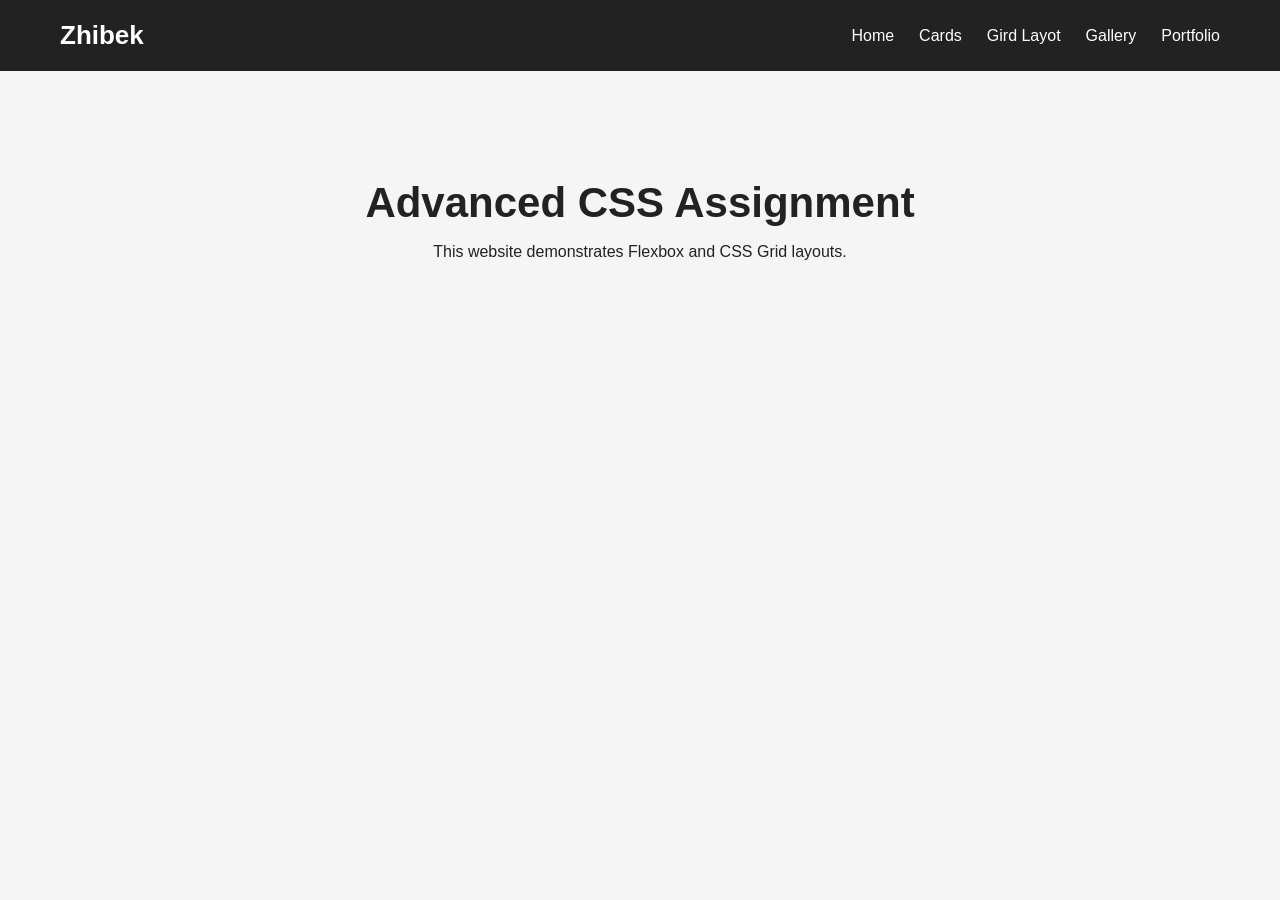
<file: index.html>
<!DOCTYPE html>
<html lang="en">
<head>
    <meta charset="UTF-8">
    <meta name="viewport" content="width=device-width, initial-scale=1.0">
    <title>Document</title>
    <link rel="stylesheet" href="styles.css">
</head>
<body>
    <header class="navbar">
        <div class="logo">Zhibek</div>

        <nav class="nav-links">
            <a href="index.html">Home</a>
            <a href="cards.html">Cards</a>
            <a href="layot.html">Gird Layot</a>
            <a href="gallery.html">Gallery</a>
            <a href="portfolio.html">Portfolio</a>
        </nav>
    </header>

    <main class="home">
        <h1>Advanced CSS Assignment</h1>
        <p>This website demonstrates Flexbox and CSS Grid layouts.</p>
    </main>
</body>
</html>
</file>
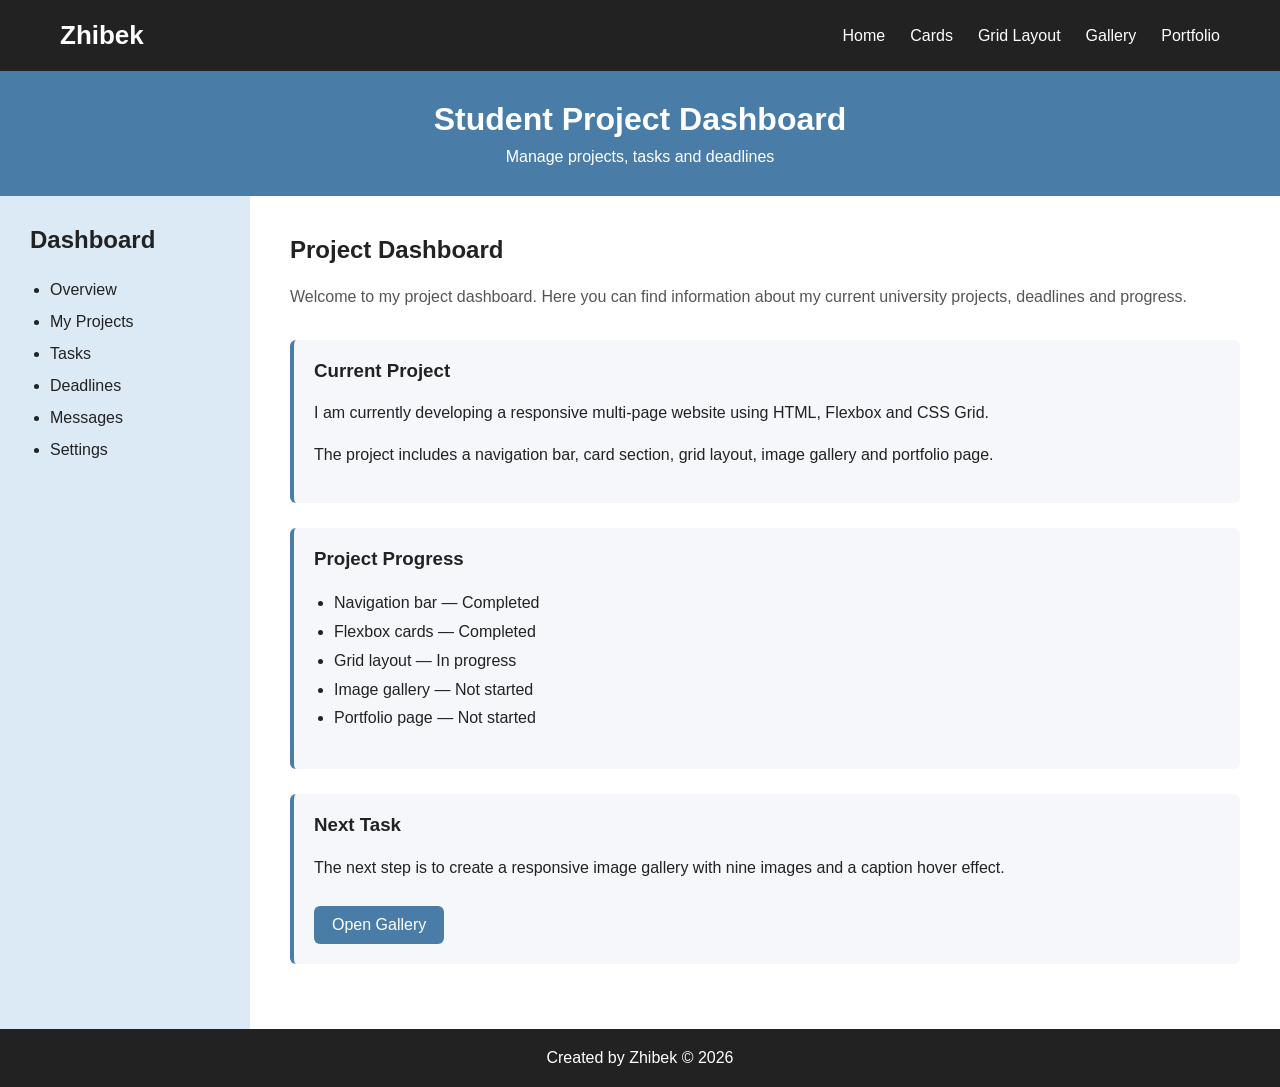
<file: layout.html>
<!DOCTYPE html>
<html lang="en">
<head>
    <meta charset="UTF-8">
    <meta name="viewport" content="width=device-width, initial-scale=1.0">

    <title>Project Dashboard</title>

    <link rel="stylesheet" href="styles.css">
</head>

<body>
    <header class="navbar">
        <div class="logo">Zhibek</div>

        <nav class="nav-links">
            <a href="index.html">Home</a>
            <a href="cards.html">Cards</a>
            <a href="layout.html">Grid Layout</a>
            <a href="gallery.html">Gallery</a>
            <a href="portfolio.html">Portfolio</a>
        </nav>
    </header>

    <div class="grid-layout">

   
        <header class="grid-header">
            <h1>Student Project Dashboard</h1>
            <p>Manage projects, tasks and deadlines</p>
        </header>

        <aside class="grid-sidebar">
            <h2>Dashboard</h2>

            <ul>
                <li>Overview</li>
                <li>My Projects</li>
                <li>Tasks</li>
                <li>Deadlines</li>
                <li>Messages</li>
                <li>Settings</li>
            </ul>
        </aside>

        <main class="grid-main">
            <h2>Project Dashboard</h2>

            <p class="main-introduction">
                Welcome to my project dashboard. Here you can find
                information about my current university projects,
                deadlines and progress.
            </p>

            <section class="project-summary">
                <h3>Current Project</h3>

                <p>
                    I am currently developing a responsive multi-page
                    website using HTML, Flexbox and CSS Grid.
                </p>

                <p>
                    The project includes a navigation bar, card section,
                    grid layout, image gallery and portfolio page.
                </p>
            </section>

            <section class="project-progress">
                <h3>Project Progress</h3>

                <ul>
                    <li>Navigation bar — Completed</li>
                    <li>Flexbox cards — Completed</li>
                    <li>Grid layout — In progress</li>
                    <li>Image gallery — Not started</li>
                    <li>Portfolio page — Not started</li>
                </ul>
            </section>

            <section class="next-task">
                <h3>Next Task</h3>

                <p>
                    The next step is to create a responsive image
                    gallery with nine images and a caption hover effect.
                </p>

                <a class="dashboard-button" href="gallery.html">
                    Open Gallery
                </a>
            </section>
        </main>

        <footer class="grid-footer">
            <p>Created by Zhibek © 2026</p>
        </footer>
    </div>
</body>
</html>
</file>
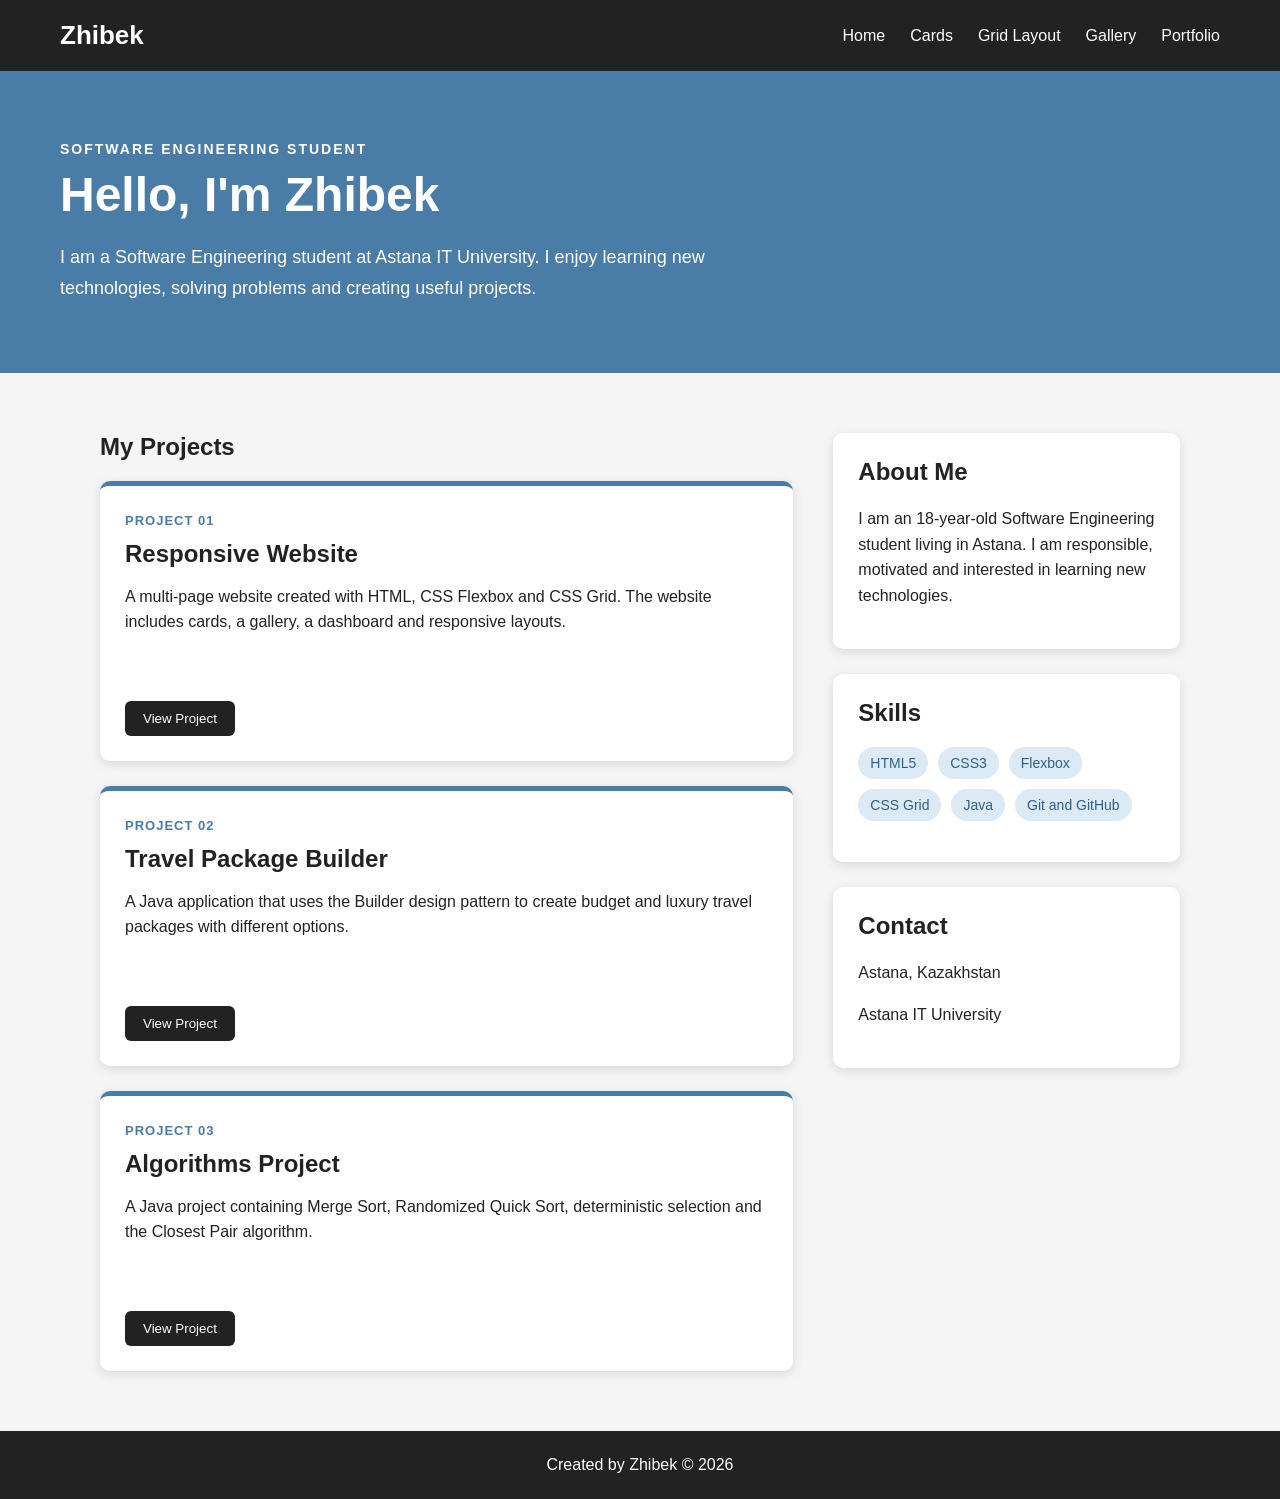
<file: portfolio.html>
<!DOCTYPE html>
<html lang="en">
<head>
    <meta charset="UTF-8">
    <meta name="viewport" content="width=device-width, initial-scale=1.0">

    <title>Zhibek Portfolio</title>

    <link rel="stylesheet" href="styles.css">
</head>

<body>
    <header class="navbar">
        <div class="logo">Zhibek</div>

        <nav class="nav-links">
            <a href="index.html">Home</a>
            <a href="cards.html">Cards</a>
            <a href="layout.html">Grid Layout</a>
            <a href="gallery.html">Gallery</a>
            <a href="portfolio.html">Portfolio</a>
        </nav>
    </header>

    <section class="portfolio-hero">
        <p class="portfolio-label">Software Engineering Student</p>

        <h1>Hello, I'm Zhibek</h1>

        <p>
            I am a Software Engineering student at Astana IT University.
            I enjoy learning new technologies, solving problems and
            creating useful projects.
        </p>
    </section>

    <main class="portfolio-layout">

        <section class="projects">
            <h2>My Projects</h2>

            <div class="projects-list">
                <article class="project-card">
                    <div>
                        <p class="project-number">Project 01</p>
                        <h3>Responsive Website</h3>

                        <p>
                            A multi-page website created with HTML,
                            CSS Flexbox and CSS Grid. The website
                            includes cards, a gallery, a dashboard
                            and responsive layouts.
                        </p>
                    </div>

                    <button type="button">View Project</button>
                </article>

                <article class="project-card">
                    <div>
                        <p class="project-number">Project 02</p>
                        <h3>Travel Package Builder</h3>

                        <p>
                            A Java application that uses the Builder
                            design pattern to create budget and luxury
                            travel packages with different options.
                        </p>
                    </div>

                    <button type="button">View Project</button>
                </article>

                <article class="project-card">
                    <div>
                        <p class="project-number">Project 03</p>
                        <h3>Algorithms Project</h3>

                        <p>
                            A Java project containing Merge Sort,
                            Randomized Quick Sort, deterministic
                            selection and the Closest Pair algorithm.
                        </p>
                    </div>

                    <button type="button">View Project</button>
                </article>
            </div>
        </section>

        <aside class="portfolio-sidebar">
            <section class="about-section">
                <h2>About Me</h2>

                <p>
                    I am an 18-year-old Software Engineering student
                    living in Astana. I am responsible, motivated
                    and interested in learning new technologies.
                </p>
            </section>

            <section class="skills-section">
                <h2>Skills</h2>

                <ul class="skills-list">
                    <li>HTML5</li>
                    <li>CSS3</li>
                    <li>Flexbox</li>
                    <li>CSS Grid</li>
                    <li>Java</li>
                    <li>Git and GitHub</li>
                </ul>
            </section>

            <section class="contact-section">
                <h2>Contact</h2>

                <p>Astana, Kazakhstan</p>
                <p>Astana IT University</p>
            </section>
        </aside>
    </main>

    <footer class="portfolio-footer">
        <p>Created by Zhibek © 2026</p>
    </footer>
</body>
</html>
</file>
<file: styles.css>
/* GENERAL STYLES */

* {
    box-sizing: border-box;
}

body {
    margin: 0;
    font-family: Arial, sans-serif;
    background-color: #f5f5f5;
    color: #222222;
}

img {
    display: block;
    max-width: 100%;
}

button,
a {
    font-family: inherit;
}


/* NAVIGATION BAR */

.navbar {
    display: flex;
    justify-content: space-between;
    align-items: center;

    padding: 20px 60px;
    background-color: #222222;
}

.logo {
    color: white;
    font-size: 26px;
    font-weight: bold;
}

.nav-links {
    display: flex;
    gap: 25px;
}

.nav-links a {
    color: white;
    text-decoration: none;
    transition: color 0.3s;
}

.nav-links a:hover {
    color: #8cc8ff;
}


/* HOME PAGE */

.home {
    padding: 80px 60px;
    text-align: center;
}

.home h1 {
    margin-bottom: 15px;
    font-size: 42px;
}


/* CARDS PAGE */

.cards-page {
    padding: 50px 60px;
}

.cards-page h1 {
    margin-bottom: 35px;
    text-align: center;
}

.cards-container {
    display: flex;
    align-items: stretch;
    gap: 25px;
}

.card {
    flex: 1;

    display: flex;
    flex-direction: column;

    overflow: hidden;
    background-color: white;
    border-radius: 12px;
    box-shadow: 0 3px 10px rgba(0, 0, 0, 0.15);

    transition: transform 0.3s, box-shadow 0.3s;
}

.card:hover {
    transform: translateY(-8px);
    box-shadow: 0 10px 25px rgba(0, 0, 0, 0.25);
}

.card img {
    width: 100%;
    height: 220px;
    object-fit: cover;
}

.card-content {
    flex: 1;

    display: flex;
    flex-direction: column;

    padding: 20px;
}

.card-content h2 {
    margin-top: 0;
}

.card-content p {
    line-height: 1.5;
}

.card-content button {
    margin-top: auto;
    padding: 10px 18px;

    color: white;
    background-color: #222222;

    border: none;
    border-radius: 6px;
    cursor: pointer;

    transition: background-color 0.3s;
}

.card-content button:hover {
    background-color: #497da8;
}


/* GRID LAYOUT PAGE= */
/* =========================
   GRID LAYOUT PAGE
========================= */

.grid-layout {
    min-height: calc(100vh - 72px);

    display: grid;
    grid-template-columns: 250px 1fr;
    grid-template-rows: auto 1fr auto;

    grid-template-areas:
        "header header"
        "sidebar main"
        "footer footer";
}

.grid-header {
    grid-area: header;

    padding: 30px;
    text-align: center;

    color: white;
    background-color: #497da8;
}

.grid-header h1 {
    margin: 0 0 10px;
}

.grid-header p {
    margin: 0;
}

.grid-sidebar {
    grid-area: sidebar;

    padding: 30px;
    background-color: #dceaf5;
}

.grid-sidebar h2 {
    margin-top: 0;
}

.grid-sidebar ul {
    padding-left: 20px;
    line-height: 2;
}

.grid-main {
    grid-area: main;

    padding: 40px;
    background-color: white;
}

.grid-main h2 {
    margin-top: 0;
}

.grid-main p {
    line-height: 1.6;
}

.main-introduction {
    margin-bottom: 30px;
    color: #555555;
}

.project-summary,
.project-progress,
.next-task {
    margin-bottom: 25px;
    padding: 20px;

    background-color: #f5f7fa;
    border-left: 4px solid #497da8;
    border-radius: 6px;
}

.project-summary h3,
.project-progress h3,
.next-task h3 {
    margin-top: 0;
}

.project-progress ul {
    padding-left: 20px;
    line-height: 1.8;
}

.dashboard-button {
    display: inline-block;

    margin-top: 10px;
    padding: 10px 18px;

    color: white;
    background-color: #497da8;

    text-decoration: none;
    border-radius: 6px;

    transition: background-color 0.3s;
}

.dashboard-button:hover {
    background-color: #315f85;
}

.grid-footer {
    grid-area: footer;

    padding: 20px;
    text-align: center;

    color: white;
    background-color: #222222;
}

.grid-footer p {
    margin: 0;
}



/* GALLERY PAGE */


.gallery-page {
    padding: 50px 60px;
}

.gallery-heading {
    max-width: 700px;
    margin: 0 auto 40px;
    text-align: center;
}

.gallery-heading h1 {
    margin-top: 0;
    margin-bottom: 15px;
    font-size: 40px;
}

.gallery-heading p {
    color: #555555;
    line-height: 1.6;
}

.gallery {
    display: grid;
    grid-template-columns: repeat(3, 1fr);
    gap: 20px;
}

.gallery-item {
    position: relative;

    height: 260px;
    margin: 0;

    overflow: hidden;
    border-radius: 10px;
    background-color: #dddddd;

    box-shadow: 0 3px 10px rgba(0, 0, 0, 0.15);
}

.gallery-item img {
    width: 100%;
    height: 100%;

    object-fit: cover;
    transition: transform 0.4s;
}

.gallery-item figcaption {
    position: absolute;
    right: 0;
    bottom: 0;
    left: 0;

    padding: 20px;

    color: white;
    font-size: 18px;
    font-weight: bold;
    text-align: center;

    background-color: rgba(0, 0, 0, 0.7);

    opacity: 0;
    transform: translateY(100%);

    transition: opacity 0.3s, transform 0.3s;
}

.gallery-item:hover img {
    transform: scale(1.08);
}

.gallery-item:hover figcaption {
    opacity: 1;
    transform: translateY(0);
}

.gallery-footer {
    padding: 20px;

    color: white;
    background-color: #222222;

    text-align: center;
}

.gallery-footer p {
    margin: 0;
}


/* PORTFOLIO PAGE*/

.portfolio-hero {
    padding: 70px 60px;

    color: white;
    background-color: #497da8;
}

.portfolio-hero h1 {
    max-width: 700px;
    margin: 10px 0 20px;

    font-size: 48px;
}

.portfolio-hero > p:last-child {
    max-width: 700px;
    margin-bottom: 0;

    font-size: 18px;
    line-height: 1.7;
}

.portfolio-label {
    margin: 0;

    font-size: 14px;
    font-weight: bold;
    letter-spacing: 2px;
    text-transform: uppercase;
}

.portfolio-layout {
    display: grid;
    grid-template-columns: 2fr 1fr;
    gap: 40px;

    max-width: 1200px;
    margin: 0 auto;
    padding: 60px;
}

.projects h2,
.portfolio-sidebar h2 {
    margin-top: 0;
}

.projects-list {
    display: grid;
    gap: 25px;
}

.project-card {
    min-height: 280px;
    padding: 25px;

    display: flex;
    flex-direction: column;
    justify-content: space-between;

    background-color: white;
    border-radius: 10px;
    border-top: 5px solid #497da8;

    box-shadow: 0 3px 12px rgba(0, 0, 0, 0.12);
    transition: transform 0.3s, box-shadow 0.3s;
}

.project-card:hover {
    transform: translateY(-6px);
    box-shadow: 0 10px 25px rgba(0, 0, 0, 0.2);
}

.project-card h3 {
    margin-top: 8px;
    margin-bottom: 15px;

    font-size: 24px;
}

.project-card p {
    line-height: 1.6;
}

.project-number {
    margin: 0;

    color: #497da8;
    font-size: 13px;
    font-weight: bold;
    letter-spacing: 1px;
    text-transform: uppercase;
}

.project-card button {
    align-self: flex-start;

    padding: 10px 18px;

    color: white;
    background-color: #222222;

    border: none;
    border-radius: 6px;
    cursor: pointer;

    transition: background-color 0.3s;
}

.project-card button:hover {
    background-color: #497da8;
}

.portfolio-sidebar {
    display: flex;
    flex-direction: column;
    gap: 25px;
}

.about-section,
.skills-section,
.contact-section {
    padding: 25px;

    background-color: white;
    border-radius: 10px;

    box-shadow: 0 3px 12px rgba(0, 0, 0, 0.12);
}

.about-section p,
.contact-section p {
    line-height: 1.6;
}

.skills-list {
    display: flex;
    flex-wrap: wrap;
    gap: 10px;

    padding: 0;
    list-style: none;
}

.skills-list li {
    padding: 8px 12px;

    color: #315f85;
    background-color: #dceaf5;

    border-radius: 20px;
    font-size: 14px;
}

.portfolio-footer {
    padding: 25px;

    color: white;
    background-color: #222222;

    text-align: center;
}

.portfolio-footer p {
    margin: 0;
}


/* RESPONSIVE DESIGN*/

@media (max-width: 768px) {
    .navbar {
        flex-direction: column;
        gap: 15px;
        padding: 20px;
    }

    .nav-links {
        flex-wrap: wrap;
        justify-content: center;
    }

    .home {
        padding: 50px 20px;
    }

    .cards-page {
        padding: 30px 20px;
    }

    .cards-container {
        flex-direction: column;
    }

        /* Grid Layout */
    .grid-layout {
        grid-template-columns: 1fr;
        grid-template-rows: auto auto 1fr auto;

        grid-template-areas:
            "header"
            "sidebar"
            "main"
            "footer";
    }

    .grid-sidebar,
    .grid-main {
        padding: 25px 20px;
    }

        /* Gallery */
    .gallery-page {
        padding: 30px 20px;
    }

    .gallery {
        grid-template-columns: 1fr;
    }

    .gallery-heading h1 {
        font-size: 32px;
    }
}
</file>
